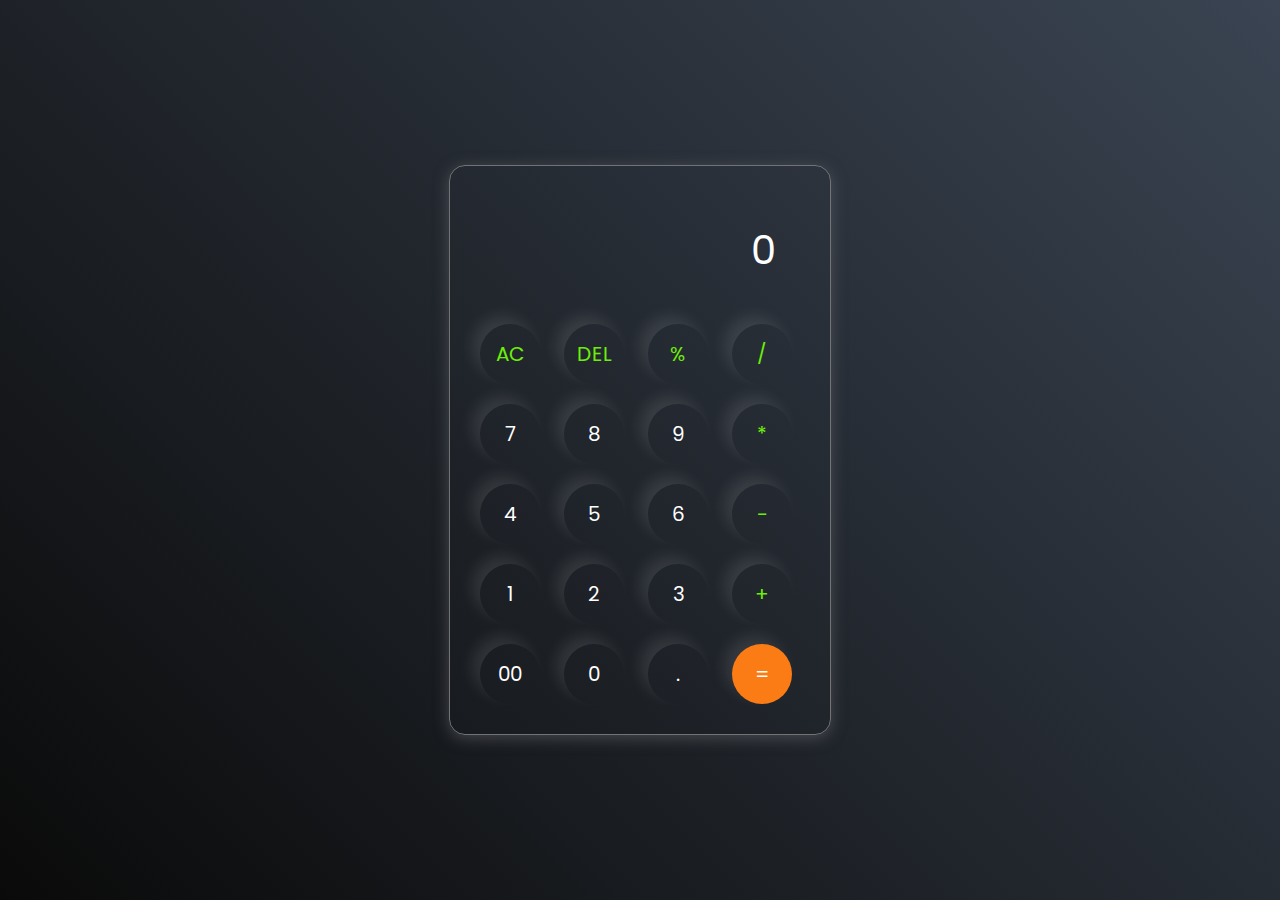
<file: Calculator/index.html>
<!DOCTYPE html>
<html lang="en">
  <head>
    <meta charset="UTF-8" />
    <meta http-equiv="X-UA-Compatible" content="IE=edge" />
    <meta name="viewport" content="width=device-width, initial-scale=1.0" />
    <link rel="stylesheet" href="style.css" />
    <title>Calculator</title>
  </head>
  <body>
    <div class="container">
      <div class="calculator">
        <input type="text" id="inputBox" placeholder="0" />
        <div>
          <button class="button operator">AC</button>
          <button class="button operator">DEL</button>
          <button class="button operator">%</button>
          <button class="button operator">/</button>
        </div>
        <div>
          <button class="button">7</button>
          <button class="button">8</button>
          <button class="button">9</button>
          <button class="button operator">*</button>
        </div>
        <div>
          <button class="button">4</button>
          <button class="button">5</button>
          <button class="button">6</button>
          <button class="button operator">-</button>
        </div>
        <div>
          <button class="button">1</button>
          <button class="button">2</button>
          <button class="button">3</button>
          <button class="button operator">+</button>
        </div>

        <div>
          <button class="button">00</button>
          <button class="button">0</button>
          <button class="button">.</button>
          <button class="button equalBtn">=</button>
        </div>
      </div>
    </div>

    <script src="script.js"></script>
  </body>
</html>
</file>
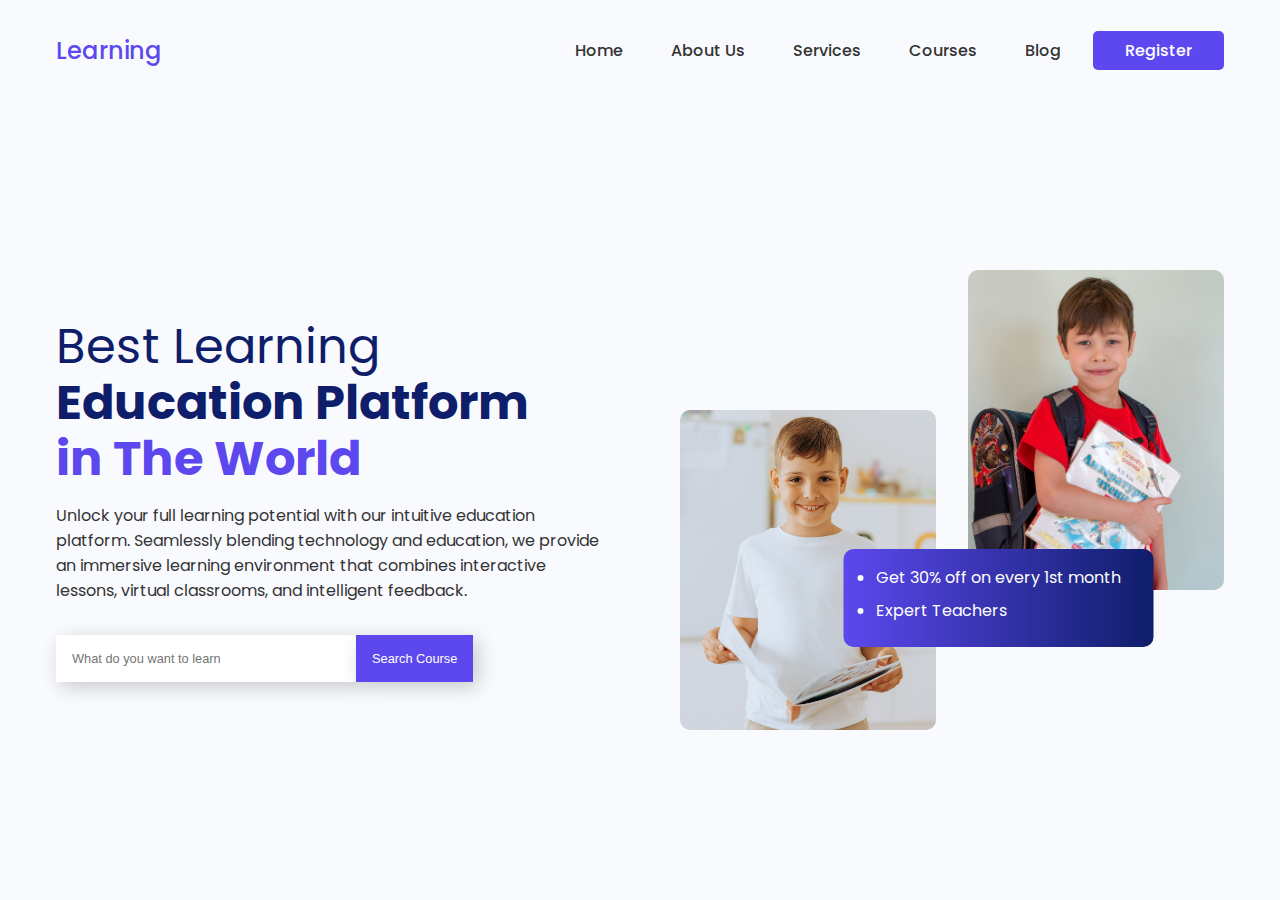
<file: Landing page/index.html>
<!DOCTYPE html>
<html lang="en">
<head>
    <meta charset="UTF-8">
    <meta name="viewport" content="width=device-width, initial-scale=1.0">
    <link rel="stylesheet" href="style.css">
    <title>Learning Landing Page</title>
</head>
<body>
  <nav>
    <div class="nav__logo"><a href="#">Learning</a></div>
    <ul class="nav__links">
        <li class="link"><a href="#">Home</a></li>
        <li class="link"><a href="#">About Us</a></li>
        <li class="link"><a href="#">Services</a></li>
        <li class="link"><a href="#">Courses</a></li>
        <li class="link"><a href="#">Blog</a></li>
        <li class="link"><a href="#" class="nav__btn">Register</a></li>
    </ul>
  </nav>
  <section class="container">
    <div class="content__container">
        <h1>
            Best Learning<br>
            <span class="heading__1">Education Platform</span><br>
            <span class="heading__2">in The World</span>
        </h1>
        <p>
            Unlock your full learning potential with our intuitive education
          platform. Seamlessly blending technology and education, we provide an
          immersive learning environment that combines interactive lessons,
          virtual classrooms, and intelligent feedback.
        </p>
        <form>
            <input type="text" placeholder="What do you want to learn">
            <button type="submit">Search Course</button>
        </form>
    </div>
    <div class="image__container">
        <img src="assets/header-1.jpg" alt="header">
        <img src="assets/header-2.jpg" alt="header">
        <div class="image__content">
            <ul>
                <li>Get 30% off on every 1st month</li>
                <li>Expert Teachers</li>
            </ul>
        </div>
    </div>
  </section>
</body>
</html>
</file>
<file: Calculator/style.css>
@import url('https://fonts.googleapis.com/css2?family=Poppins:wght@500&display=swap');

*{
    margin: 0;
    padding: 0;
    box-sizing: border-box;
    font-family: 'Poppins', sans-serif;
}

body{
    width: 100%;
    height: 100vh;
    display: flex;
    justify-content: center;
    align-items: center;
    background: linear-gradient(45deg, #0a0a0a, #3a4452);
}

.calculator{
    border: 1px solid #717377;
    padding: 20px;
    border-radius: 16px;
    background: transparent;
    box-shadow: 0px 3px 15px rgba(113, 115, 119, 0.5);

}

input{
    width: 320px;
    border: none;
    padding: 24px;
    margin: 10px;
    background: transparent;
    box-shadow: 0px 3px 15px rgbs(84, 84, 84, 0.1);
    font-size: 40px;
    text-align: right;
    cursor: pointer;
    color: #ffffff;
}

input::placeholder{
    color: #ffffff;
}

button{
    border: none;
    width: 60px;
    height: 60px;
    margin: 10px;
    border-radius: 50%;
    background: transparent;
    color: #ffffff;
    font-size: 20px;
    box-shadow: -8px -8px 15px rgba(255, 255, 255, 0.1);
    cursor: pointer;
}

.equalBtn{
    background-color: #fb7c14;
}

.operator{
    color: #6dee0a;
}
</file>
<file: Landing page/style.css>
@import url("https://fonts.googleapis.com/css2?family=Poppins:wght@400;500;600;700&display=swap");

:root {
  --primary-color: #5c48ee;
  --primary-color-dark: #0f1e6a;
  --secondary-color: #f9fafe;
  --text-color: #333333;
  --white: #ffffff;
  --max-width: 1200px;
}

* {
  padding: 0;
  margin: 0;
  box-sizing: border-box;
}

body {
  font-family: "Poppins", sans-serif;
  background-color: var(--secondary-color);
}

nav {
  max-width: var(--max-width);
  margin: auto;
  padding: 1rem;
  height: 100px;
  display: flex;
  align-items: center;
  justify-content: space-between;
}

.nav__logo a {
  font-size: 1.5rem;
  font-weight: 500;
  color: var(--primary-color);
  text-decoration: none;
  transition: 0.3s;
}

.nav__links {
  list-style: none;
  display: flex;
  align-items: center;
  gap: 1rem;
}

.link a {
  padding: 0.5rem 1rem;
  font-size: 1rem;
  font-weight: 500;
  color: var(--text-color);
  text-decoration: none;
  transition: 0.3s;
}

.link a:hover {
  color: var(--primary-color);
}

.link .nav__btn {
  padding: 0.5rem 2rem;
  color: var(--white) !important;
  background-color: var(--primary-color);
  border-radius: 5px;
}

.link .nav__btn:hover {
  background-color: var(--primary-color-dark);
}

.container {
  max-width: var(--max-width);
  margin: auto;
  padding: 1rem;
  min-height: calc(100vh - 100px);
  display: grid;
  grid-template-columns: repeat(2, 1fr);
  gap: 5rem;
}

.content__container {
  display: flex;
  flex-direction: column;
  justify-content: center;
}

.content__container h1 {
  font-size: 3rem;
  font-weight: 400;
  line-height: 3.5rem;
  color: var(--primary-color-dark);
  margin-bottom: 1rem;
}

.heading__1 {
  font-weight: 700;
}

.heading__2 {
  font-weight: 700;
  color: var(--primary-color);
}

.content__container p {
  font-size: 1rem;
  color: var(--text-color);
  margin-bottom: 2rem;
}

.content__container form {
  display: flex;
  align-items: center;
}

.content__container input {
  width: 100%;
  max-width: 300px;
  padding: 1rem;
  font-size: 0.8rem;
  outline: none;
  border: none;
  box-shadow: 5px 5px 20px rgba(0, 0, 0, 0.2);
}

.content__container button {
  width: fit-content;
  padding: 1rem;
  font-size: 0.8rem;
  white-space: nowrap;
  background-color: var(--primary-color);
  color: var(--white);
  outline: none;
  border: none;
  box-shadow: 5px 5px 20px rgba(0, 0, 0, 0.2);
  transition: 0.3s;
  cursor: pointer;
}

.content__container button:hover {
  background-color: var(--primary-color-dark);
}

.image__container {
  position: relative;
  display: grid;
  grid-template-columns: repeat(2, 1fr);
  gap: 2rem;
  place-content: center;
}

.image__container img {
  width: 100%;
  max-width: 300px;
  margin: auto;
  border-radius: 10px;
}

.image__container img:nth-child(1) {
  transform: translateY(70px);
}

.image__container img:nth-child(2) {
  transform: translateY(-70px);
}

.image__content {
  position: absolute;
  width: 100%;
  max-width: 310px;
  left: 50%;
  top: 50%;
  transform: translate(-35%, 50%);
  background: linear-gradient(
    to right,
    var(--primary-color),
    var(--primary-color-dark)
  );
  color: var(--white);
  padding: 1rem 2rem;
  border-radius: 10px;
}

.image__content li {
  margin-bottom: 0.5rem;
}

@media (width < 900px) {
  .link a:not(.nav__btn) {
    display: none;
  }

  .container {
    grid-template-columns: repeat(1, 1fr);
  }

  .content__container {
    text-align: center;
  }

  .content__container form {
    margin-right: auto;
    margin-left: auto;
  }

  .image__container {
    grid-area: 1/1/2/2;
  }

  .image__container img {
    transform: translateY(0) !important;
  }
}
</file>
